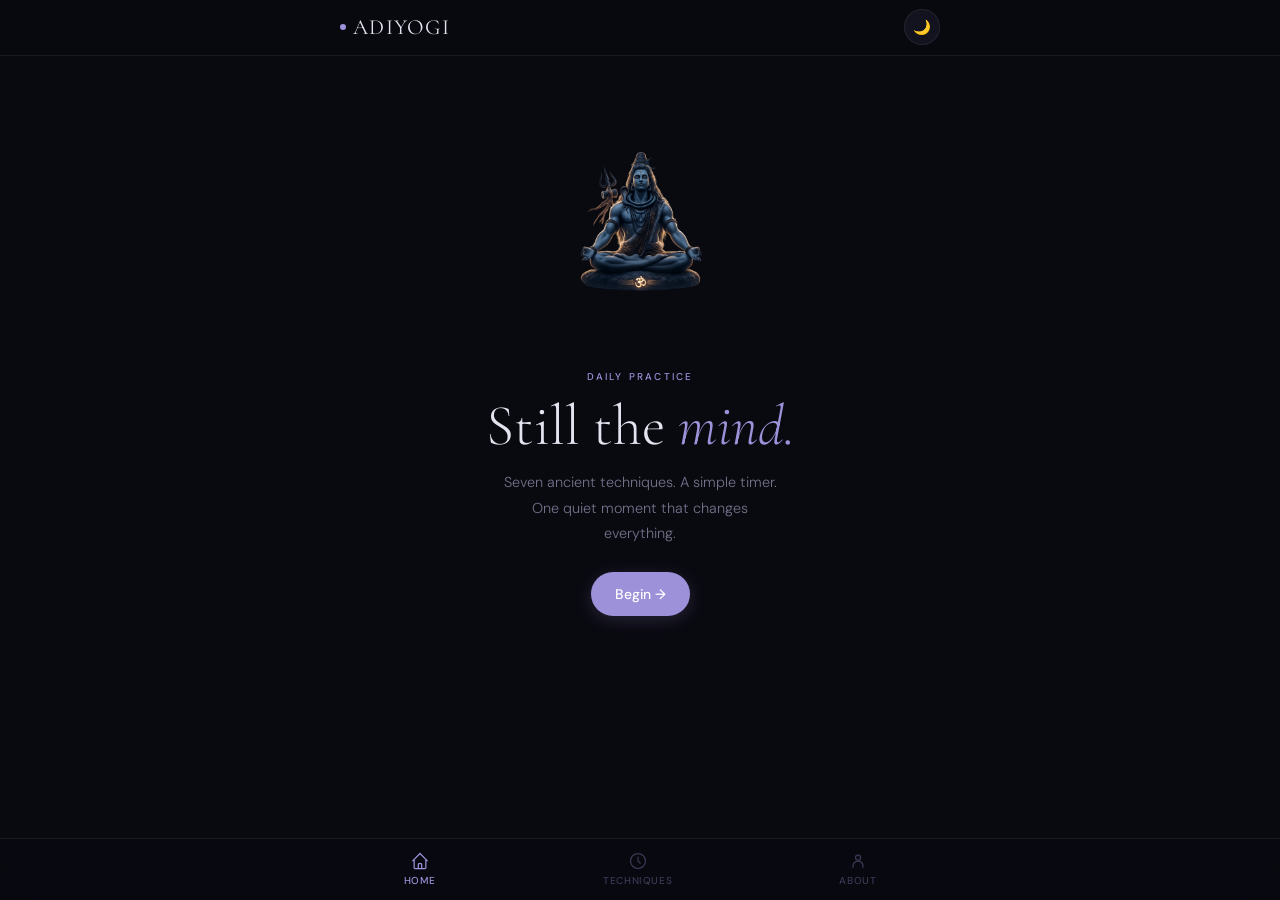
<file: index.html>
<!DOCTYPE html>
<html lang="en" data-theme="">
<head>
  <meta charset="UTF-8">
  <meta name="viewport" content="width=device-width, initial-scale=1.0, viewport-fit=cover">
  <meta name="description" content="ADIYOGI — A quiet space for daily mindfulness practice.">
  <meta name="theme-color" content="#090910">
  <meta name="mobile-web-app-capable" content="yes">
  <meta name="apple-mobile-web-app-capable" content="yes">
  <meta name="apple-mobile-web-app-status-bar-style" content="black-translucent">
  <meta name="apple-mobile-web-app-title" content="ADIYOGI">
  <link rel="manifest" href="manifest.json">
  <link rel="apple-touch-icon" href="icons/icon-192.png">
  <link rel="icon" href="icons/icon-192.png">
  <link rel="stylesheet" href="styles.css">
  <title>ADIYOGI</title>
</head>
<body>

<header class="bar">
  <div class="bar-inner">
    <a class="logo" href="index.html"><span class="logo-dot"></span>ADIYOGI</a>
    <button class="icon-btn" data-action="toggle-theme" aria-label="Toggle theme">
      <span class="theme-dark">☀️</span><span class="theme-light" style="display:none">🌙</span>
    </button>
  </div>
</header>

<main>
  <div class="page">

    <!-- Hero -->
    <section class="hero">
    <div class="hero-orb">
  <img src="shiv-meditation.png" alt="Meditating Shiva" class="hero-orb-img">
</div>
      <p class="hero-eyebrow">Daily Practice</p>
      <h1 class="hero-title">Still the <em>mind.</em></h1>
      <p class="hero-sub">Seven ancient techniques. A simple timer. One quiet moment that changes everything.</p>
      <a href="techniques.html" class="btn btn-primary">Begin →</a>
    </section>

    <!-- Install banner -->
    <div class="ib hidden" id="installBanner">
      <div style="font-size:1.5rem;flex-shrink:0">📱</div>
      <div class="ib-text">
        <div class="ib-title">Install ADIYOGI</div>
        <div class="ib-desc">Works offline · No app store needed</div>
      </div>
      <button class="btn btn-primary" style="padding:8px 16px;font-size:0.8rem" id="installBtn">Install</button>
      <button class="ib-close" id="installClose">✕</button>
    </div>

  </div>
</main>

<nav class="nav">
  <div class="nav-list">
    <a href="index.html" class="nav-item active">
      <svg viewBox="0 0 24 24"><path d="M3 12l2-2m0 0l7-7 7 7M5 10v10a1 1 0 001 1h3m10-11l2 2m-2-2v10a1 1 0 01-1 1h-3m-6 0a1 1 0 001-1v-4a1 1 0 011-1h2a1 1 0 011 1v4a1 1 0 001 1m-6 0h6"/></svg>
      Home
    </a>
    <a href="techniques.html" class="nav-item">
      <svg viewBox="0 0 24 24"><circle cx="12" cy="12" r="9"/><path d="M12 7v5l3 3"/></svg>
      Techniques
    </a>
    <a href="about.html" class="nav-item">
      <svg viewBox="0 0 24 24"><circle cx="12" cy="8" r="3"/><path d="M6 20v-2a6 6 0 0112 0v2"/></svg>
      About
    </a>
  </div>
</nav>

<div class="toast" id="toast"></div>

<script src="data.js"></script>
<script src="app.js"></script>
<script>
document.addEventListener('DOMContentLoaded', () => {
  const grid = document.getElementById('featuredGrid');
  if (!grid || !TECHNIQUES) return;
  grid.innerHTML = TECHNIQUES.slice(0, 4).map(t => `
    <a href="technique-detail.html?id=${t.id}" class="card">
      <div class="card-thumb" style="background:${t.gradient}">
        <span>${t.emoji}</span>
        <span class="card-tag">${t.category}</span>
      </div>
      <div class="card-body">
        <div class="card-title">${t.title}</div>
        <div class="card-sub">${t.subtitle}</div>
        <div class="card-chips">
          ${t.durations.slice(0,2).map(d=>`<span class="chip">${d.label}</span>`).join('')}
        </div>
      </div>
    </a>`).join('');
});
</script>
</body>
</html>
</file>
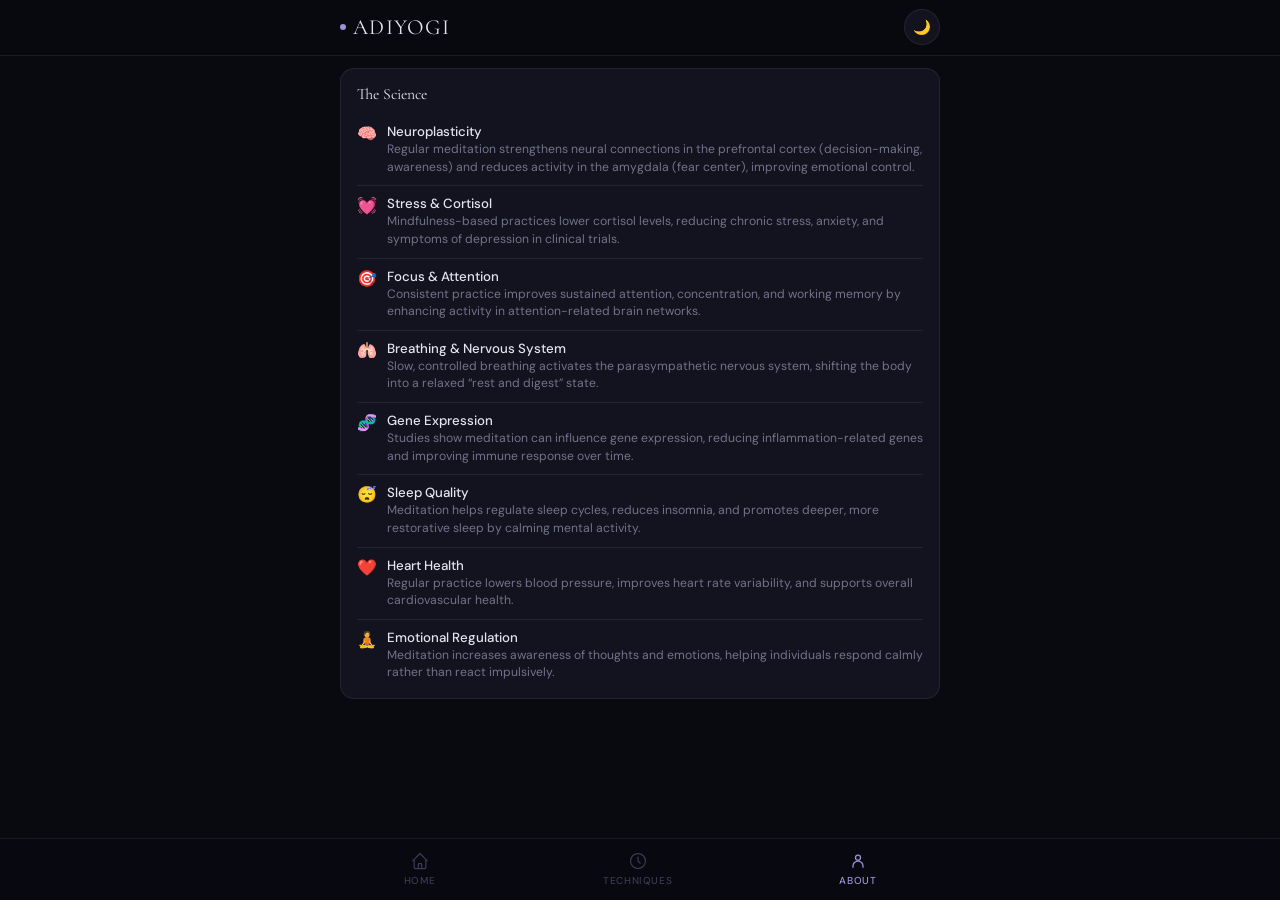
<file: about.html>
<!DOCTYPE html>
<html lang="en" data-theme="">
<head>
  <meta charset="UTF-8">
  <meta name="viewport" content="width=device-width, initial-scale=1.0, viewport-fit=cover">
  <meta name="description" content="About ADIYOGI.">
  <meta name="theme-color" content="#090910">
  <meta name="mobile-web-app-capable" content="yes">
  <meta name="apple-mobile-web-app-capable" content="yes">
  <meta name="apple-mobile-web-app-status-bar-style" content="black-translucent">
  <link rel="manifest" href="manifest.json">
  <link rel="apple-touch-icon" href="icons/icon-192.png">
  <link rel="icon" href="icons/icon-192.png">
  <link rel="stylesheet" href="styles.css">
  <title>About — ADIYOGI</title>
</head>
<body>

<header class="bar">
  <div class="bar-inner">
    <a class="logo" href="index.html"><span class="logo-dot"></span>ADIYOGI</a>
    <button class="icon-btn" data-action="toggle-theme" aria-label="Toggle theme">
      <span class="theme-dark">☀️</span><span class="theme-light" style="display:none">🌙</span>
    </button>
  </div>
</header>

<main>
  <div class="page">
    <div style="height:12px"></div>

  <div class="a-block reveal">
  <p class="a-block-title">The Science</p>

  <div class="a-row">
    <div class="a-icon-wrap">🧠</div>
    <div class="a-content">
      <div class="a-title">Neuroplasticity</div>
      <div class="a-desc">
        Regular meditation strengthens neural connections in the prefrontal cortex (decision-making, awareness) and reduces activity in the amygdala (fear center), improving emotional control.
      </div>
    </div>
  </div>

  <div class="a-row">
    <div class="a-icon-wrap">💓</div>
    <div class="a-content">
      <div class="a-title">Stress & Cortisol</div>
      <div class="a-desc">
        Mindfulness-based practices lower cortisol levels, reducing chronic stress, anxiety, and symptoms of depression in clinical trials.
      </div>
    </div>
  </div>

  <div class="a-row">
    <div class="a-icon-wrap">🎯</div>
    <div class="a-content">
      <div class="a-title">Focus & Attention</div>
      <div class="a-desc">
        Consistent practice improves sustained attention, concentration, and working memory by enhancing activity in attention-related brain networks.
      </div>
    </div>
  </div>

  <div class="a-row">
    <div class="a-icon-wrap">🫁</div>
    <div class="a-content">
      <div class="a-title">Breathing & Nervous System</div>
      <div class="a-desc">
        Slow, controlled breathing activates the parasympathetic nervous system, shifting the body into a relaxed “rest and digest” state.
      </div>
    </div>
  </div>

  <div class="a-row">
    <div class="a-icon-wrap">🧬</div>
    <div class="a-content">
      <div class="a-title">Gene Expression</div>
      <div class="a-desc">
        Studies show meditation can influence gene expression, reducing inflammation-related genes and improving immune response over time.
      </div>
    </div>
  </div>

  <div class="a-row">
    <div class="a-icon-wrap">😴</div>
    <div class="a-content">
      <div class="a-title">Sleep Quality</div>
      <div class="a-desc">
        Meditation helps regulate sleep cycles, reduces insomnia, and promotes deeper, more restorative sleep by calming mental activity.
      </div>
    </div>
  </div>

  <div class="a-row">
    <div class="a-icon-wrap">❤️</div>
    <div class="a-content">
      <div class="a-title">Heart Health</div>
      <div class="a-desc">
        Regular practice lowers blood pressure, improves heart rate variability, and supports overall cardiovascular health.
      </div>
    </div>
  </div>

  <div class="a-row">
    <div class="a-icon-wrap">🧘</div>
    <div class="a-content">
      <div class="a-title">Emotional Regulation</div>
      <div class="a-desc">
        Meditation increases awareness of thoughts and emotions, helping individuals respond calmly rather than react impulsively.
      </div>
    </div>
  </div>

</div>



    <div style="height:12px"></div>

  </div>
</main>

<nav class="nav">
  <div class="nav-list">
    <a href="index.html" class="nav-item">
      <svg viewBox="0 0 24 24"><path d="M3 12l2-2m0 0l7-7 7 7M5 10v10a1 1 0 001 1h3m10-11l2 2m-2-2v10a1 1 0 01-1 1h-3m-6 0a1 1 0 001-1v-4a1 1 0 011-1h2a1 1 0 011 1v4a1 1 0 001 1m-6 0h6"/></svg>
      Home
    </a>
    <a href="techniques.html" class="nav-item">
      <svg viewBox="0 0 24 24"><circle cx="12" cy="12" r="9"/><path d="M12 7v5l3 3"/></svg>
      Techniques
    </a>
    <a href="about.html" class="nav-item active">
      <svg viewBox="0 0 24 24"><circle cx="12" cy="8" r="3"/><path d="M6 20v-2a6 6 0 0112 0v2"/></svg>
      About
    </a>
  </div>
</nav>

<div class="toast" id="toast"></div>

<script src="data.js"></script>
<script src="app.js"></script>
<script>
document.addEventListener('DOMContentLoaded', () => {
  const list = document.getElementById('techList');
  if (!list) return;
  list.innerHTML = TECHNIQUES.map(t => `
    <div class="a-row">
      <span class="a-icon">${t.emoji}</span>
      <div>
        <div class="a-title"><a href="technique-detail.html?id=${t.id}" style="color:var(--accent)">${t.title}</a></div>
        <div class="a-desc">${t.shortDesc.split('.')[0]}.</div>
      </div>
    </div>`).join('');
});
</script>
</body>
</html>
</file>
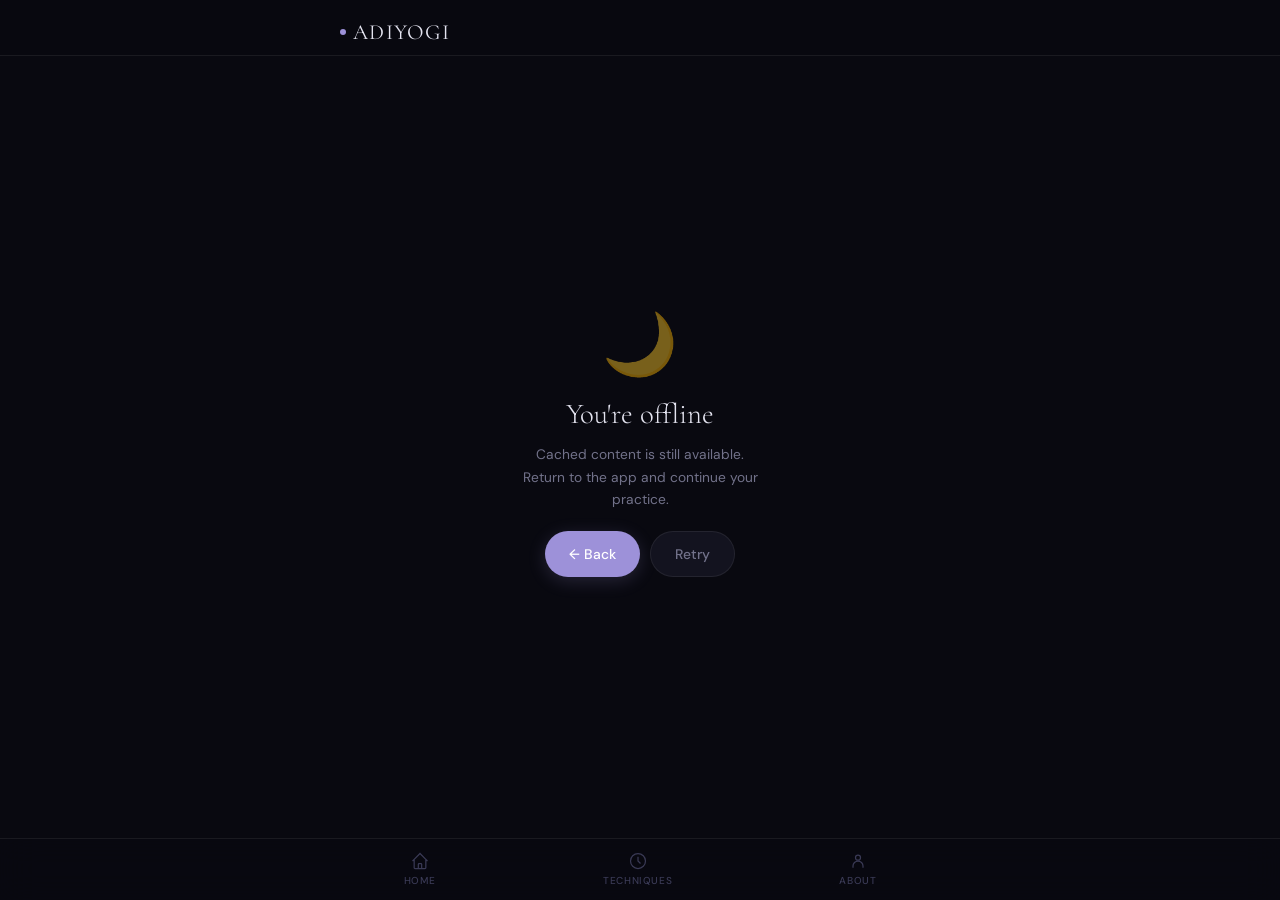
<file: offline.html>
<!DOCTYPE html>
<html lang="en" data-theme="">
<head>
  <meta charset="UTF-8">
  <meta name="viewport" content="width=device-width, initial-scale=1.0, viewport-fit=cover">
  <meta name="theme-color" content="#090910">
  <meta name="mobile-web-app-capable" content="yes">
  <meta name="apple-mobile-web-app-capable" content="yes">
  <link rel="manifest" href="manifest.json">
  <link rel="apple-touch-icon" href="icons/icon-192.png">
  <link rel="stylesheet" href="styles.css">
  <title>Offline — ADIYOGI</title>
</head>
<body>

<header class="bar">
  <div class="bar-inner">
    <a class="logo" href="index.html"><span class="logo-dot"></span>ADIYOGI</a>
  </div>
</header>

<main>
  <div class="offline-wrap">
    <div class="offline-icon">🌙</div>
    <h1 class="offline-title">You're offline</h1>
    <p class="offline-desc">Cached content is still available. Return to the app and continue your practice.</p>
    <div style="display:flex;gap:10px;flex-wrap:wrap;justify-content:center;margin-top:8px">
      <a href="index.html" class="btn btn-primary">← Back</a>
      <button class="btn btn-ghost" onclick="location.reload()">Retry</button>
    </div>
  </div>
</main>

<nav class="nav">
  <div class="nav-list">
    <a href="index.html" class="nav-item">
      <svg viewBox="0 0 24 24"><path d="M3 12l2-2m0 0l7-7 7 7M5 10v10a1 1 0 001 1h3m10-11l2 2m-2-2v10a1 1 0 01-1 1h-3m-6 0a1 1 0 001-1v-4a1 1 0 011-1h2a1 1 0 011 1v4a1 1 0 001 1m-6 0h6"/></svg>
      Home
    </a>
    <a href="techniques.html" class="nav-item">
      <svg viewBox="0 0 24 24"><circle cx="12" cy="12" r="9"/><path d="M12 7v5l3 3"/></svg>
      Techniques
    </a>
    <a href="about.html" class="nav-item">
      <svg viewBox="0 0 24 24"><circle cx="12" cy="8" r="3"/><path d="M6 20v-2a6 6 0 0112 0v2"/></svg>
      About
    </a>
  </div>
</nav>

<script src="app.js"></script>
</body>
</html>
</file>
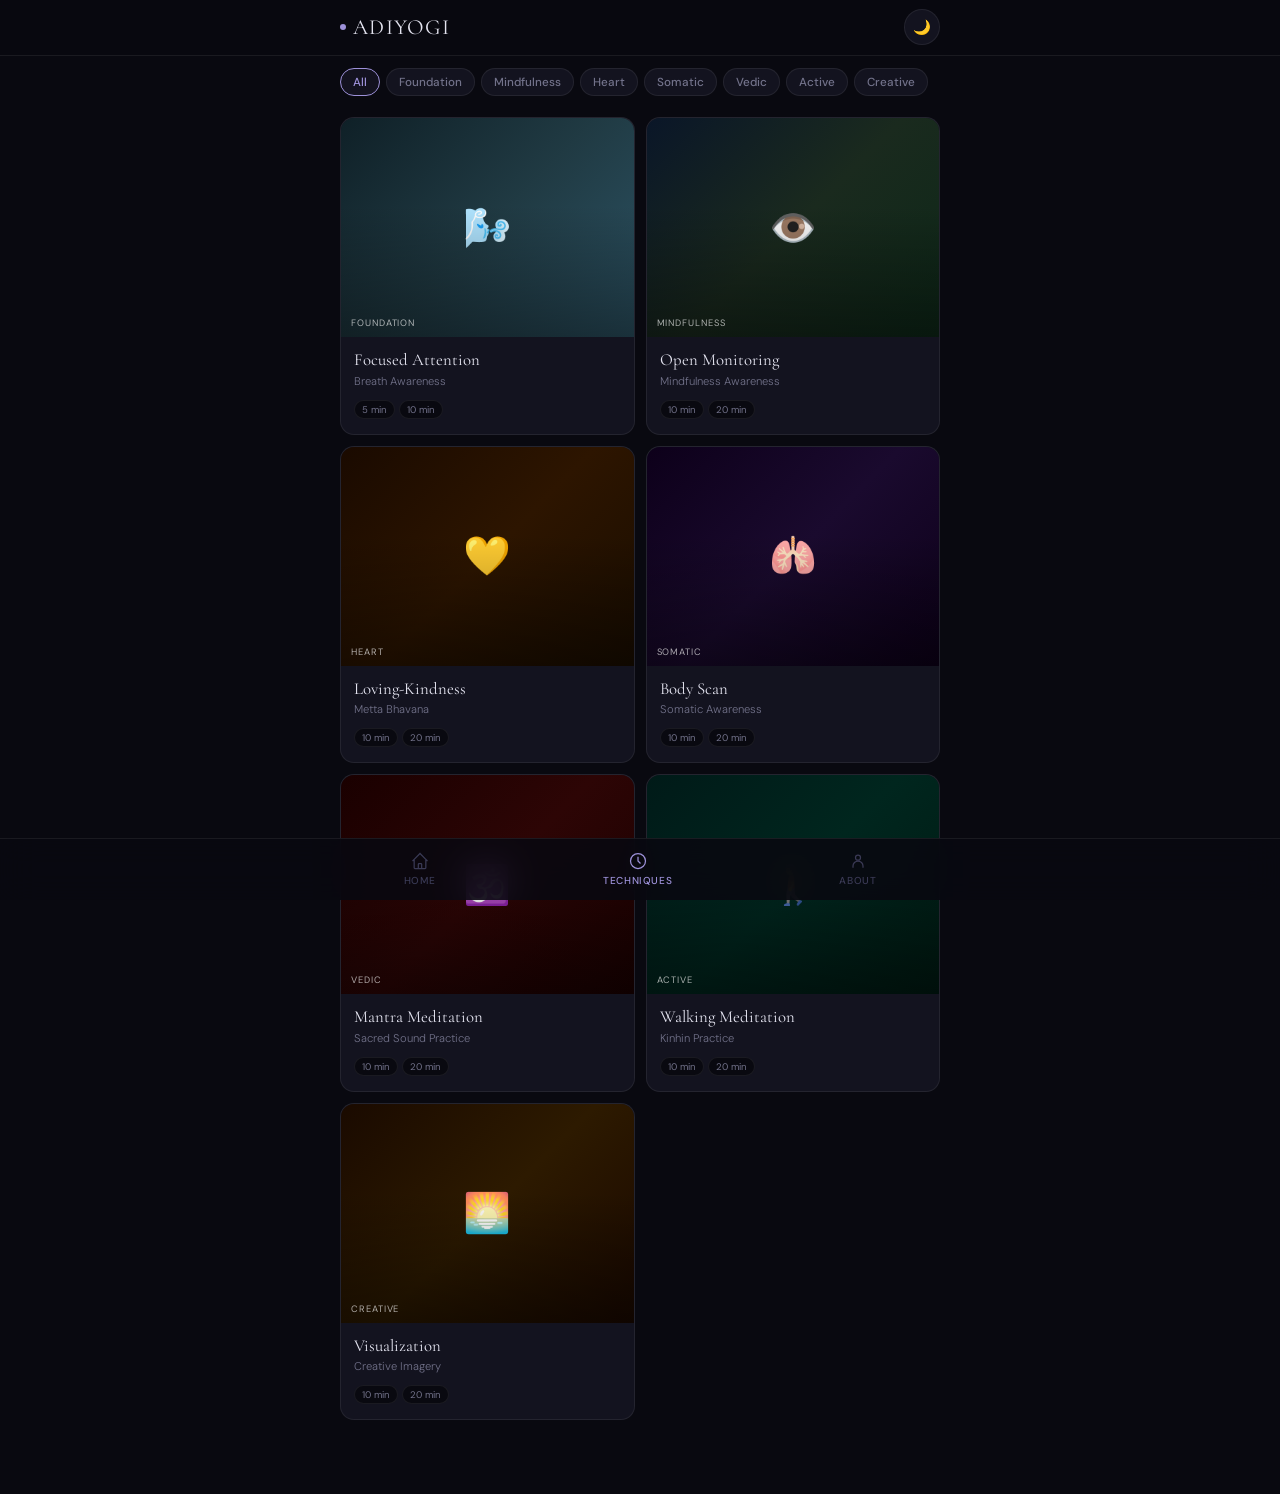
<file: techniques.html>
<!DOCTYPE html>
<html lang="en" data-theme="">
<head>
  <meta charset="UTF-8">
  <meta name="viewport" content="width=device-width, initial-scale=1.0, viewport-fit=cover">
  <meta name="description" content="Browse all 7 meditation techniques.">
  <meta name="theme-color" content="#090910">
  <meta name="mobile-web-app-capable" content="yes">
  <meta name="apple-mobile-web-app-capable" content="yes">
  <meta name="apple-mobile-web-app-status-bar-style" content="black-translucent">
  <link rel="manifest" href="manifest.json">
  <link rel="apple-touch-icon" href="icons/icon-192.png">
  <link rel="icon" href="icons/icon-192.png">
  <link rel="stylesheet" href="styles.css">
  <title>Techniques — ADIYOGI</title>
</head>
<body>

<header class="bar">
  <div class="bar-inner">
    <a class="logo" href="index.html"><span class="logo-dot"></span>ADIYOGI</a>
    <button class="icon-btn" data-action="toggle-theme" aria-label="Toggle theme">
      <span class="theme-dark">☀️</span><span class="theme-light" style="display:none">🌙</span>
    </button>
  </div>
</header>

<main>
  <div class="page">
    <div style="height:12px"></div>

    <div class="filters" id="filters">
      <button class="pill active" data-f="all">All</button>
    </div>

    <div class="grid" id="grid"></div>

    <div class="hidden" id="empty" style="text-align:center;padding:48px 0;color:var(--dim)">
      <div style="font-size:2.5rem;margin-bottom:10px">🔍</div>
      <p style="font-size:0.86rem">No results found.</p>
    </div>

    <div style="height:12px"></div>

  </div>
</main>

<nav class="nav">
  <div class="nav-list">
    <a href="index.html" class="nav-item">
      <svg viewBox="0 0 24 24"><path d="M3 12l2-2m0 0l7-7 7 7M5 10v10a1 1 0 001 1h3m10-11l2 2m-2-2v10a1 1 0 01-1 1h-3m-6 0a1 1 0 001-1v-4a1 1 0 011-1h2a1 1 0 011 1v4a1 1 0 001 1m-6 0h6"/></svg>
      Home
    </a>
    <a href="techniques.html" class="nav-item active">
      <svg viewBox="0 0 24 24"><circle cx="12" cy="12" r="9"/><path d="M12 7v5l3 3"/></svg>
      Techniques
    </a>
    <a href="about.html" class="nav-item">
      <svg viewBox="0 0 24 24"><circle cx="12" cy="8" r="3"/><path d="M6 20v-2a6 6 0 0112 0v2"/></svg>
      About
    </a>
  </div>
</nav>

<div class="toast" id="toast"></div>

<script src="data.js"></script>
<script src="app.js"></script>
<script>
document.addEventListener('DOMContentLoaded', () => {
  const grid = document.getElementById('grid');
  const filtersEl = document.getElementById('filters');
  const empty = document.getElementById('empty');

  // Build filter pills
  [...new Set(TECHNIQUES.map(t => t.category))].forEach(cat => {
    const b = document.createElement('button');
    b.className = 'pill'; b.dataset.f = cat; b.textContent = cat;
    filtersEl.appendChild(b);
  });

  let active = 'all', query = '';

  function render() {
    const list = TECHNIQUES.filter(t => {
      const mf = active === 'all' || t.category === active;
      const q = query.toLowerCase();
      const ms = !q || t.title.toLowerCase().includes(q) || t.subtitle.toLowerCase().includes(q);
      return mf && ms;
    });
    empty.classList.toggle('hidden', list.length > 0);
    grid.innerHTML = list.map(t => `
      <a href="technique-detail.html?id=${t.id}" class="card reveal">
        <div class="card-thumb" style="background:${t.gradient}">
          <span>${t.emoji}</span>
          <span class="card-tag">${t.category}</span>
        </div>
        <div class="card-body">
          <div class="card-title">${t.title}</div>
          <div class="card-sub">${t.subtitle}</div>
          <div class="card-chips">
            ${t.durations.slice(0,2).map(d=>`<span class="chip">${d.label}</span>`).join('')}
          </div>
        </div>
      </a>`).join('');
    // Re-trigger reveals
    requestAnimationFrame(() => {
      grid.querySelectorAll('.reveal').forEach(el => {
        new IntersectionObserver(([e],o)=>{ if(e.isIntersecting){el.classList.add('visible');o.disconnect();} },{threshold:0.05}).observe(el);
      });
    });
  }

  filtersEl.addEventListener('click', e => {
    const p = e.target.closest('.pill'); if (!p) return;
    filtersEl.querySelectorAll('.pill').forEach(x => x.classList.remove('active'));
    p.classList.add('active');
    active = p.dataset.f;
    render();
  });


  render();
});
</script>
</body>
</html>
</file>
<file: styles.css>
@import url('https://fonts.googleapis.com/css2?family=Cormorant+Garamond:ital,wght@0,300;0,400;1,300;1,400&family=DM+Sans:wght@300;400;500&display=swap');

/* ── Variables ─────────────────────────────────────── */
:root {
  --bg:      #090910;
  --surface: #13131f;
  --border:  rgba(255,255,255,0.07);
  --text:    #e4e4f0;
  --muted:   #72728a;
  --dim:     #3a3a55;
  --accent:  #9d91d9;
  --glow:    rgba(157,145,217,0.2);
  --r: 14px;
  --nav: 62px;
  --bar: 56px;
  --ease: 0.25s cubic-bezier(0.4,0,0.2,1);
  --display: 'Cormorant Garamond', Georgia, serif;
  --body:    'DM Sans', sans-serif;
  --sb: env(safe-area-inset-bottom, 0px);
  --st: env(safe-area-inset-top,    0px);
}
[data-theme="light"] {
  --bg:      #f4f3ee;
  --surface: #ffffff;
  --border:  rgba(0,0,0,0.07);
  --text:    #18181f;
  --muted:   #68687a;
  --dim:     #a8a8b8;
  --accent:  #6b5cbf;
  --glow:    rgba(107,92,191,0.12);
}

/* ── Reset ─────────────────────────────────────────── */
*, *::before, *::after { box-sizing: border-box; margin: 0; padding: 0; }
html { scroll-behavior: smooth; -webkit-text-size-adjust: 100%; }
body {
  font-family: var(--body);
  background: var(--bg);
  color: var(--text);
  min-height: 100vh;
  overflow-x: hidden;
  padding-top: calc(var(--bar) + var(--st));
  padding-bottom: calc(var(--nav) + var(--sb));
}
a { color: inherit; text-decoration: none; }
button { font-family: var(--body); cursor: pointer; border: none; background: none; }
img { max-width: 100%; display: block; }

/* ── Top bar ────────────────────────────────────────── */
.bar {
  position: fixed; top: 0; inset-inline: 0;
  height: calc(var(--bar) + var(--st));
  padding-top: var(--st);
  background: rgba(9,9,16,0.82);
  backdrop-filter: blur(18px);
  -webkit-backdrop-filter: blur(18px);
  border-bottom: 1px solid var(--border);
  z-index: 100;
  display: flex; align-items: flex-end;
}
[data-theme="light"] .bar { background: rgba(244,243,238,0.85); }
.bar-inner {
  width: 100%; max-width: 640px; margin: 0 auto;
  padding: 0 20px 10px;
  display: flex; align-items: center; justify-content: space-between;
}
.logo {
  font-family: var(--display);
  font-size: 1.35rem; font-weight: 400; letter-spacing: 0.06em;
  display: flex; align-items: center; gap: 7px;
}
.logo-dot { width: 6px; height: 6px; border-radius: 50%; background: var(--accent); }
.icon-btn {
  width: 36px; height: 36px; border-radius: 50%;
  background: var(--surface); border: 1px solid var(--border);
  display: flex; align-items: center; justify-content: center;
  font-size: 0.9rem; color: var(--muted); transition: var(--ease);
}
.icon-btn:hover { color: var(--text); }
.icon-btn:active { transform: scale(0.91); }

/* ── Bottom nav ─────────────────────────────────────── */
.nav {
  position: fixed; bottom: 0; inset-inline: 0;
  height: calc(var(--nav) + var(--sb));
  background: rgba(9,9,16,0.88);
  backdrop-filter: blur(18px);
  -webkit-backdrop-filter: blur(18px);
  border-top: 1px solid var(--border);
  z-index: 100;
  display: flex; align-items: flex-start; padding-top: 8px;
}
[data-theme="light"] .nav { background: rgba(244,243,238,0.88); }
.nav-list {
  width: 100%; max-width: 640px; margin: 0 auto;
  display: flex; justify-content: space-around;
}
.nav-item {
  display: flex; flex-direction: column; align-items: center; gap: 3px;
  padding: 4px 24px;
  font-size: 0.63rem; letter-spacing: 0.06em; text-transform: uppercase; font-weight: 500;
  color: var(--dim); transition: var(--ease);
}
.nav-item svg { width: 20px; height: 20px; stroke: currentColor; fill: none; stroke-width: 1.5; }
.nav-item.active { color: var(--accent); }
.nav-item:active { transform: scale(0.9); }

/* ── Page wrap ──────────────────────────────────────── */
.page { max-width: 640px; margin: 0 auto; padding: 0 20px; }

/* ── Hero ───────────────────────────────────────────── */
.hero {
  padding: 40px 0 40px;
  text-align: center;
}
.hero-orb {
  margin: 0 auto 24px;
  width: 250px;
  height: 250px;
  border-radius: 50%;
  display: flex;
  align-items: center;
  justify-content: center;
  overflow: hidden;

  animation: orb-pulse 4s ease-in-out infinite;
}

.hero-orb-img {
  width: 70%;
  height: auto;
}

@keyframes orb-pulse {
  0%, 100% {
    box-shadow: 0 0 28px var(--glow);
    transform: scale(1);
  }
  50% {
    box-shadow: 0 0 52px var(--glow);
    transform: scale(1.03);
  }
}
.hero-eyebrow {
  font-size: 0.62rem; letter-spacing: 0.22em; text-transform: uppercase;
  color: var(--accent); margin-bottom: 12px; font-weight: 500;
}
.hero-title {
  font-family: var(--display);
  font-size: clamp(2.2rem, 9vw, 3.6rem);
  font-weight: 300; line-height: 1.1; margin-bottom: 12px;
}
.hero-title em { font-style: italic; color: var(--accent); }
.hero-sub {
  font-size: 0.9rem; color: var(--muted); font-weight: 300;
  line-height: 1.75; max-width: 290px; margin: 0 auto 26px;
}

/* ── Buttons ────────────────────────────────────────── */
.btn {
  display: inline-flex; align-items: center; gap: 7px;
  padding: 13px 24px; border-radius: 100px;
  font-size: 0.87rem; font-weight: 500;
  transition: var(--ease);
}
.btn:active { transform: scale(0.96); }
.btn-primary {
  background: var(--accent); color: #fff;
  box-shadow: 0 4px 18px var(--glow);
}
.btn-primary:hover { box-shadow: 0 6px 26px rgba(157,145,217,0.32); }
.btn-ghost {
  background: var(--surface); color: var(--muted);
  border: 1px solid var(--border);
}
.btn-ghost:hover { color: var(--text); }
.btn-full { width: 100%; justify-content: center; }

/* ── Grid ───────────────────────────────────────────── */
.grid {
  display: grid;
  grid-template-columns: 1fr 1fr;
  gap: 11px;
}
@media (max-width: 360px) { .grid { grid-template-columns: 1fr; } }

/* ── Cards ──────────────────────────────────────────── */
.card {
  background: var(--surface);
  border: 1px solid var(--border);
  border-radius: var(--r);
  overflow: hidden;
  display: flex; flex-direction: column;
  transition: var(--ease); cursor: pointer;
}
.card:hover  { transform: translateY(-2px); border-color: rgba(157,145,217,0.2); }
.card:active { transform: scale(0.97); }
.card-thumb {
  aspect-ratio: 4/3;
  display: flex; align-items: center; justify-content: center;
  font-size: 2.4rem; position: relative;
}
.card-thumb::after {
  content: ''; position: absolute; inset: 0;
  background: linear-gradient(to bottom, transparent 40%, rgba(0,0,0,0.42));
}
.card-tag {
  position: absolute; bottom: 8px; left: 10px; z-index: 1;
  font-size: 0.58rem; letter-spacing: 0.1em; text-transform: uppercase;
  color: rgba(255,255,255,0.65);
}
.card-body { padding: 13px 13px 15px; flex: 1; display: flex; flex-direction: column; gap: 3px; }
.card-title { font-family: var(--display); font-size: 1.05rem; font-weight: 400; line-height: 1.2; }
.card-sub   { font-size: 0.7rem; color: var(--muted); font-weight: 300; }
.card-chips { display: flex; gap: 4px; margin-top: auto; padding-top: 9px; }
.chip {
  font-size: 0.6rem; padding: 2px 7px; border-radius: 100px;
  background: var(--bg); color: var(--muted); border: 1px solid var(--border);
}

/* ── Section heading ────────────────────────────────── */
.sec-label { font-size: 0.6rem; letter-spacing: 0.2em; text-transform: uppercase; color: var(--dim); margin-bottom: 5px; }
.sec-title { font-family: var(--display); font-size: clamp(1.4rem,5vw,1.9rem); font-weight: 400; line-height: 1.2; margin-bottom: 5px; }
.sec-sub   { font-size: 0.86rem; color: var(--muted); font-weight: 300; line-height: 1.65; margin-bottom: 18px; }

/* ── Search ─────────────────────────────────────────── */
.search {
  display: flex; align-items: center; gap: 9px;
  background: var(--surface); border: 1px solid var(--border);
  border-radius: 100px; padding: 10px 16px; margin-bottom: 14px;
  transition: var(--ease);
}
.search:focus-within { border-color: var(--accent); }
.search svg { width: 14px; height: 14px; stroke: var(--dim); fill: none; stroke-width: 2; flex-shrink: 0; }
.search input {
  flex: 1; background: none; border: none; outline: none;
  font-family: var(--body); font-size: 0.86rem; color: var(--text);
}
.search input::placeholder { color: var(--dim); }

/* ── Filter pills ───────────────────────────────────── */
.filters {
  display: flex; gap: 6px; overflow-x: auto;
  padding-bottom: 5px; margin-bottom: 16px; scrollbar-width: none;
}
.filters::-webkit-scrollbar { display: none; }
.pill {
  white-space: nowrap; padding: 5px 12px; border-radius: 100px;
  font-size: 0.73rem; font-weight: 500;
  border: 1px solid var(--border); background: var(--surface); color: var(--muted);
  transition: var(--ease); cursor: pointer; flex-shrink: 0;
}
.pill.active, .pill:hover { border-color: var(--accent); color: var(--accent); background: rgba(157,145,217,0.07); }

/* ── Detail ─────────────────────────────────────────── */
.detail-hero { padding: 24px 0 18px; text-align: center; }
.detail-emoji { font-size: 3.4rem; display: block; margin-bottom: 12px; animation: float 4s ease-in-out infinite; }
@keyframes float { 0%,100%{transform:translateY(0)} 50%{transform:translateY(-7px)} }
.detail-cat   { font-size: 0.6rem; letter-spacing: 0.2em; text-transform: uppercase; color: var(--accent); margin-bottom: 5px; }
.detail-title { font-family: var(--display); font-size: clamp(1.8rem,7vw,2.8rem); font-weight: 300; line-height: 1.1; margin-bottom: 4px; }
.detail-sub   { font-size: 0.8rem; color: var(--muted); font-weight: 300; margin-bottom: 8px; }
.detail-tagline { font-size: 0.9rem; color: var(--muted); font-style: italic; font-weight: 300; line-height: 1.65; }

.media-box {
  border-radius: var(--r); overflow: hidden;
  border: 1px solid var(--border); background: var(--surface);
  aspect-ratio: 16/9;
  display: flex; align-items: center; justify-content: center;
  margin: 18px 0; position: relative;
}
.media-box img { width: 100%; height: 100%; object-fit: cover; }
.media-fallback {
  position: absolute; inset: 0;
  display: flex; flex-direction: column; align-items: center; justify-content: center;
  gap: 7px; font-size: 2.6rem;
}
.media-fallback .mf-label { font-size: 0.7rem; color: var(--dim); font-family: var(--body); }

.dur-row { display: flex; gap: 7px; margin: 18px 0 12px; }
.dur-btn {
  flex: 1; padding: 12px 5px; border-radius: var(--r);
  background: var(--surface); border: 1px solid var(--border);
  color: var(--muted); text-align: center; cursor: pointer; transition: var(--ease);
  display: flex; flex-direction: column; align-items: center; gap: 2px;
}
.dur-btn .dt  { font-family: var(--display); font-size: 1.25rem; font-weight: 400; color: var(--text); display: block; }
.dur-btn .dl  { font-size: 0.58rem; text-transform: uppercase; letter-spacing: 0.08em; display: block; }
.dur-btn.on, .dur-btn:hover { border-color: var(--accent); background: rgba(157,145,217,0.07); }
.dur-btn.on .dt { color: var(--accent); }

.steps { display: flex; flex-direction: column; gap: 9px; }
.step {
  display: flex; gap: 11px; align-items: flex-start;
  padding: 12px 13px; background: var(--surface);
  border: 1px solid var(--border); border-radius: var(--r);
}
.step-n {
  min-width: 23px; height: 23px; border-radius: 50%;
  background: var(--bg); border: 1px solid var(--border);
  display: flex; align-items: center; justify-content: center;
  font-size: 0.65rem; font-weight: 500; color: var(--accent);
  flex-shrink: 0; margin-top: 1px;
}
.step p { font-size: 0.83rem; color: var(--muted); line-height: 1.6; }

.benefits { display: grid; grid-template-columns: 1fr 1fr; gap: 7px; }
.benefit {
  display: flex; gap: 8px; align-items: flex-start;
  padding: 10px 11px; background: var(--surface);
  border: 1px solid var(--border); border-radius: 10px;
}
.benefit-dot { color: var(--accent); font-size: 0.55rem; margin-top: 5px; flex-shrink: 0; }
.benefit p { font-size: 0.76rem; color: var(--muted); line-height: 1.4; }

.tip {
  background: rgba(157,145,217,0.05); border: 1px solid rgba(157,145,217,0.14);
  border-radius: var(--r); padding: 15px; margin: 18px 0;
  display: flex; gap: 10px;
}
.tip-label { font-size: 0.58rem; letter-spacing: 0.14em; text-transform: uppercase; color: var(--accent); margin-bottom: 4px; }
.tip p { font-size: 0.81rem; color: var(--muted); line-height: 1.6; }

.divider {
  display: flex; align-items: center; gap: 10px;
  margin: 22px 0; color: var(--dim);
  font-size: 0.6rem; letter-spacing: 0.15em; text-transform: uppercase;
}
.divider::before, .divider::after { content: ''; flex: 1; height: 1px; background: var(--border); }

.back {
  display: inline-flex; align-items: center; gap: 5px;
  color: var(--muted); font-size: 0.8rem;
  padding: 10px 0; transition: var(--ease);
}
.back:hover { color: var(--text); }
.back svg { width: 14px; height: 14px; stroke: currentColor; fill: none; stroke-width: 2; }

/* ── Timer ──────────────────────────────────────────── */
.t-overlay {
  position: fixed; inset: 0; z-index: 200;
  background: var(--bg);
  display: flex; flex-direction: column;
  align-items: center; justify-content: center;
  opacity: 0; pointer-events: none; transition: opacity 0.3s;
}
.t-overlay.on { opacity: 1; pointer-events: all; }

.t-ring { position: relative; width: 230px; height: 230px; margin-bottom: 18px; }
.t-ring svg { position: absolute; inset: 0; transform: rotate(-90deg); }
.tr-bg  { fill: none; stroke: var(--surface); stroke-width: 3; }
.tr-arc { fill: none; stroke: var(--accent); stroke-width: 3; stroke-linecap: round; transition: stroke-dashoffset 1s linear; }
.t-inner {
  position: absolute; inset: 0;
  display: flex; flex-direction: column; align-items: center; justify-content: center; gap: 2px;
}
.t-time  { font-family: var(--display); font-size: 3rem; font-weight: 300; color: var(--text); line-height: 1; }
.t-phase { font-size: 0.6rem; letter-spacing: 0.18em; text-transform: uppercase; color: var(--dim); }

.t-name { font-family: var(--display); font-size: 1.25rem; font-weight: 300; color: var(--muted); margin-bottom: 5px; }
.t-dur  { font-size: 0.68rem; color: var(--dim); text-transform: uppercase; letter-spacing: 0.1em; margin-bottom: 26px; }

.t-ctrls { display: flex; gap: 13px; align-items: center; }
.t-btn {
  width: 50px; height: 50px; border-radius: 50%;
  display: flex; align-items: center; justify-content: center;
  background: var(--surface); border: 1px solid var(--border);
  font-size: 1.05rem; color: var(--muted); transition: var(--ease);
}
.t-btn:hover { color: var(--text); }
.t-btn:active { transform: scale(0.91); }
.t-play {
  width: 62px; height: 62px; font-size: 1.35rem;
  background: var(--accent); color: #fff; border-color: var(--accent);
  box-shadow: 0 4px 16px var(--glow);
}
.t-breath {
  margin-top: 18px; font-size: 0.75rem; color: var(--dim);
  text-align: center; letter-spacing: 0.04em;
  animation: bfade 4s ease-in-out infinite;
}
@keyframes bfade { 0%,100%{opacity:0.2} 50%{opacity:0.8} }

/* ── Install banner ─────────────────────────────────── */
.ib {
  background: var(--surface); border: 1px solid var(--border);
  border-radius: var(--r); padding: 15px 16px; margin: 18px 0;
  display: flex; gap: 13px; align-items: center;
}
.ib.hidden { display: none; }
.ib-text { flex: 1; }
.ib-title { font-size: 0.86rem; font-weight: 500; margin-bottom: 2px; }
.ib-desc  { font-size: 0.73rem; color: var(--muted); }
.ib-close {
  width: 26px; height: 26px; border-radius: 50%;
  background: var(--bg); border: 1px solid var(--border);
  display: flex; align-items: center; justify-content: center;
  color: var(--dim); font-size: 0.75rem; align-self: flex-start; flex-shrink: 0;
}

/* ── About ──────────────────────────────────────────── */
.a-block {
  background: var(--surface); border: 1px solid var(--border);
  border-radius: var(--r); padding: 16px; margin-bottom: 10px;
}
.a-block-title { font-family: var(--display); font-size: 0.98rem; font-weight: 400; margin-bottom: 10px; }
.a-row {
  display: flex; gap: 10px; padding: 9px 0;
  border-bottom: 1px solid var(--border);
}
.a-row:last-child { border-bottom: none; padding-bottom: 0; }
.a-icon { font-size: 0.95rem; flex-shrink: 0; width: 21px; text-align: center; margin-top: 1px; }
.a-title { font-size: 0.83rem; font-weight: 500; margin-bottom: 1px; }
.a-desc  { font-size: 0.76rem; color: var(--muted); line-height: 1.45; }

/* ── Offline ────────────────────────────────────────── */
.offline-wrap {
  min-height: calc(100vh - 130px);
  display: flex; flex-direction: column;
  align-items: center; justify-content: center;
  text-align: center; padding: 40px 24px; gap: 12px;
}
.offline-icon  { font-size: 3.8rem; opacity: 0.45; }
.offline-title { font-family: var(--display); font-size: 1.8rem; font-weight: 300; }
.offline-desc  { font-size: 0.86rem; color: var(--muted); max-width: 250px; line-height: 1.65; }

/* ── Reveal ─────────────────────────────────────────── */
.reveal { opacity: 0; transform: translateY(14px); transition: opacity 0.42s ease, transform 0.42s ease; }
.reveal.visible { opacity: 1; transform: none; }

/* ── Toast ──────────────────────────────────────────── */
.toast {
  position: fixed; bottom: calc(var(--nav) + 12px + var(--sb));
  left: 50%; transform: translateX(-50%) translateY(10px);
  background: var(--surface); border: 1px solid var(--border);
  border-radius: 100px; padding: 8px 17px;
  font-size: 0.78rem; color: var(--text);
  opacity: 0; transition: all 0.26s; pointer-events: none;
  white-space: nowrap; z-index: 300;
}
.toast.show { opacity: 1; transform: translateX(-50%) translateY(0); }

/* ── Scrollbar ──────────────────────────────────────── */
::-webkit-scrollbar { width: 3px; }
::-webkit-scrollbar-track { background: transparent; }
::-webkit-scrollbar-thumb { background: var(--surface); border-radius: 2px; }

.hidden { display: none !important; }
</file>
